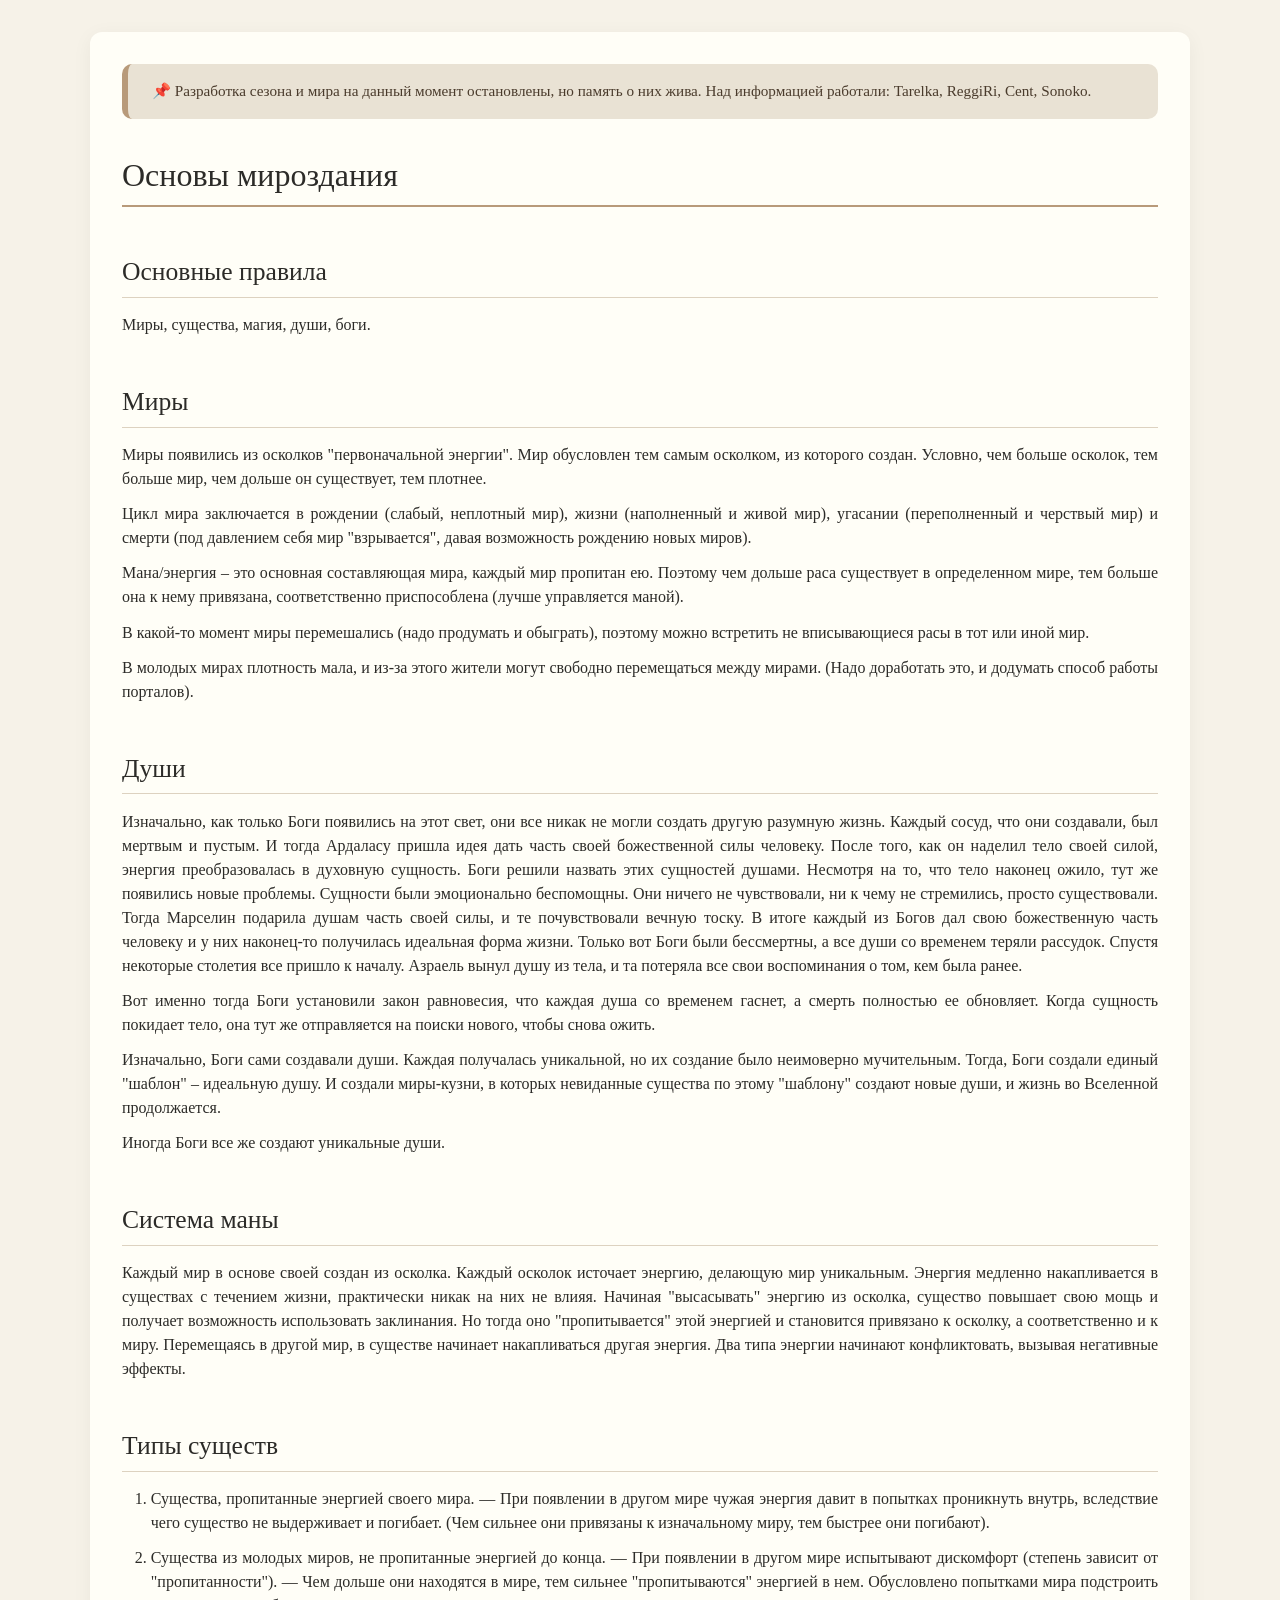
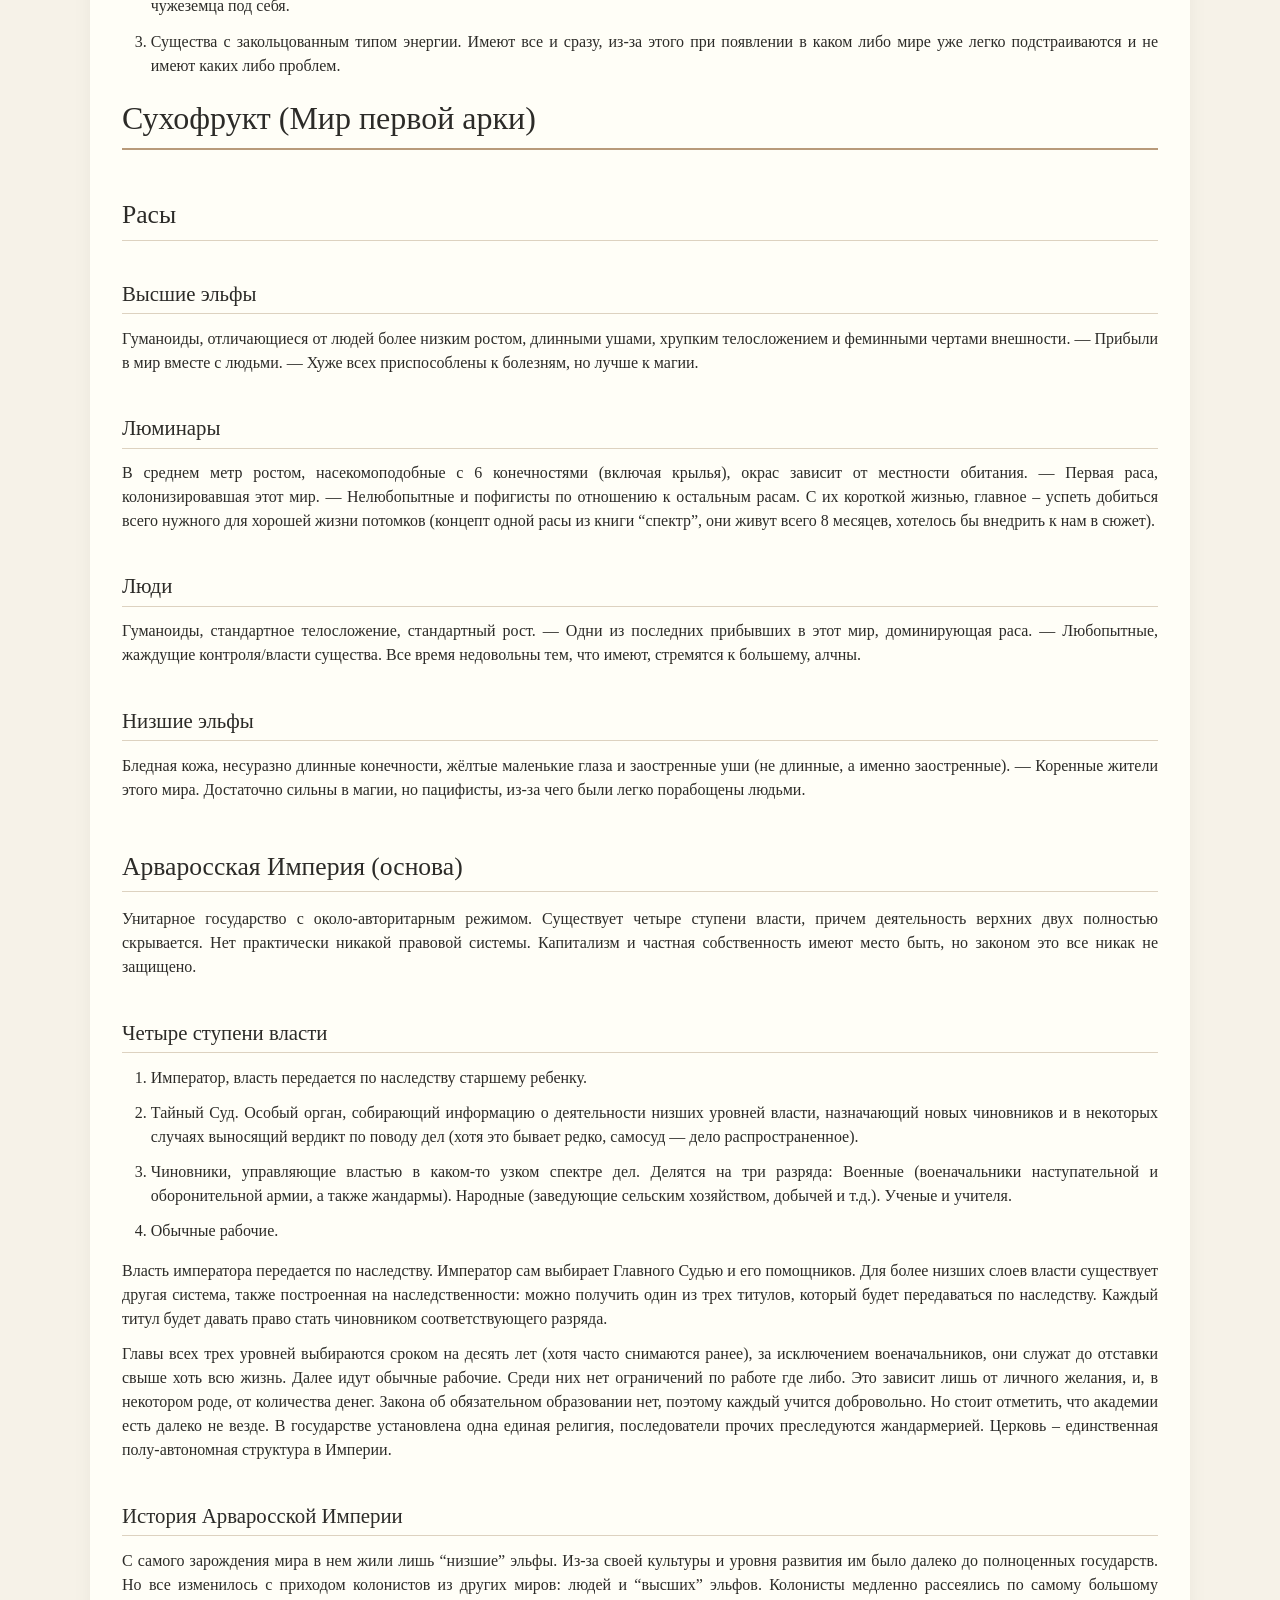
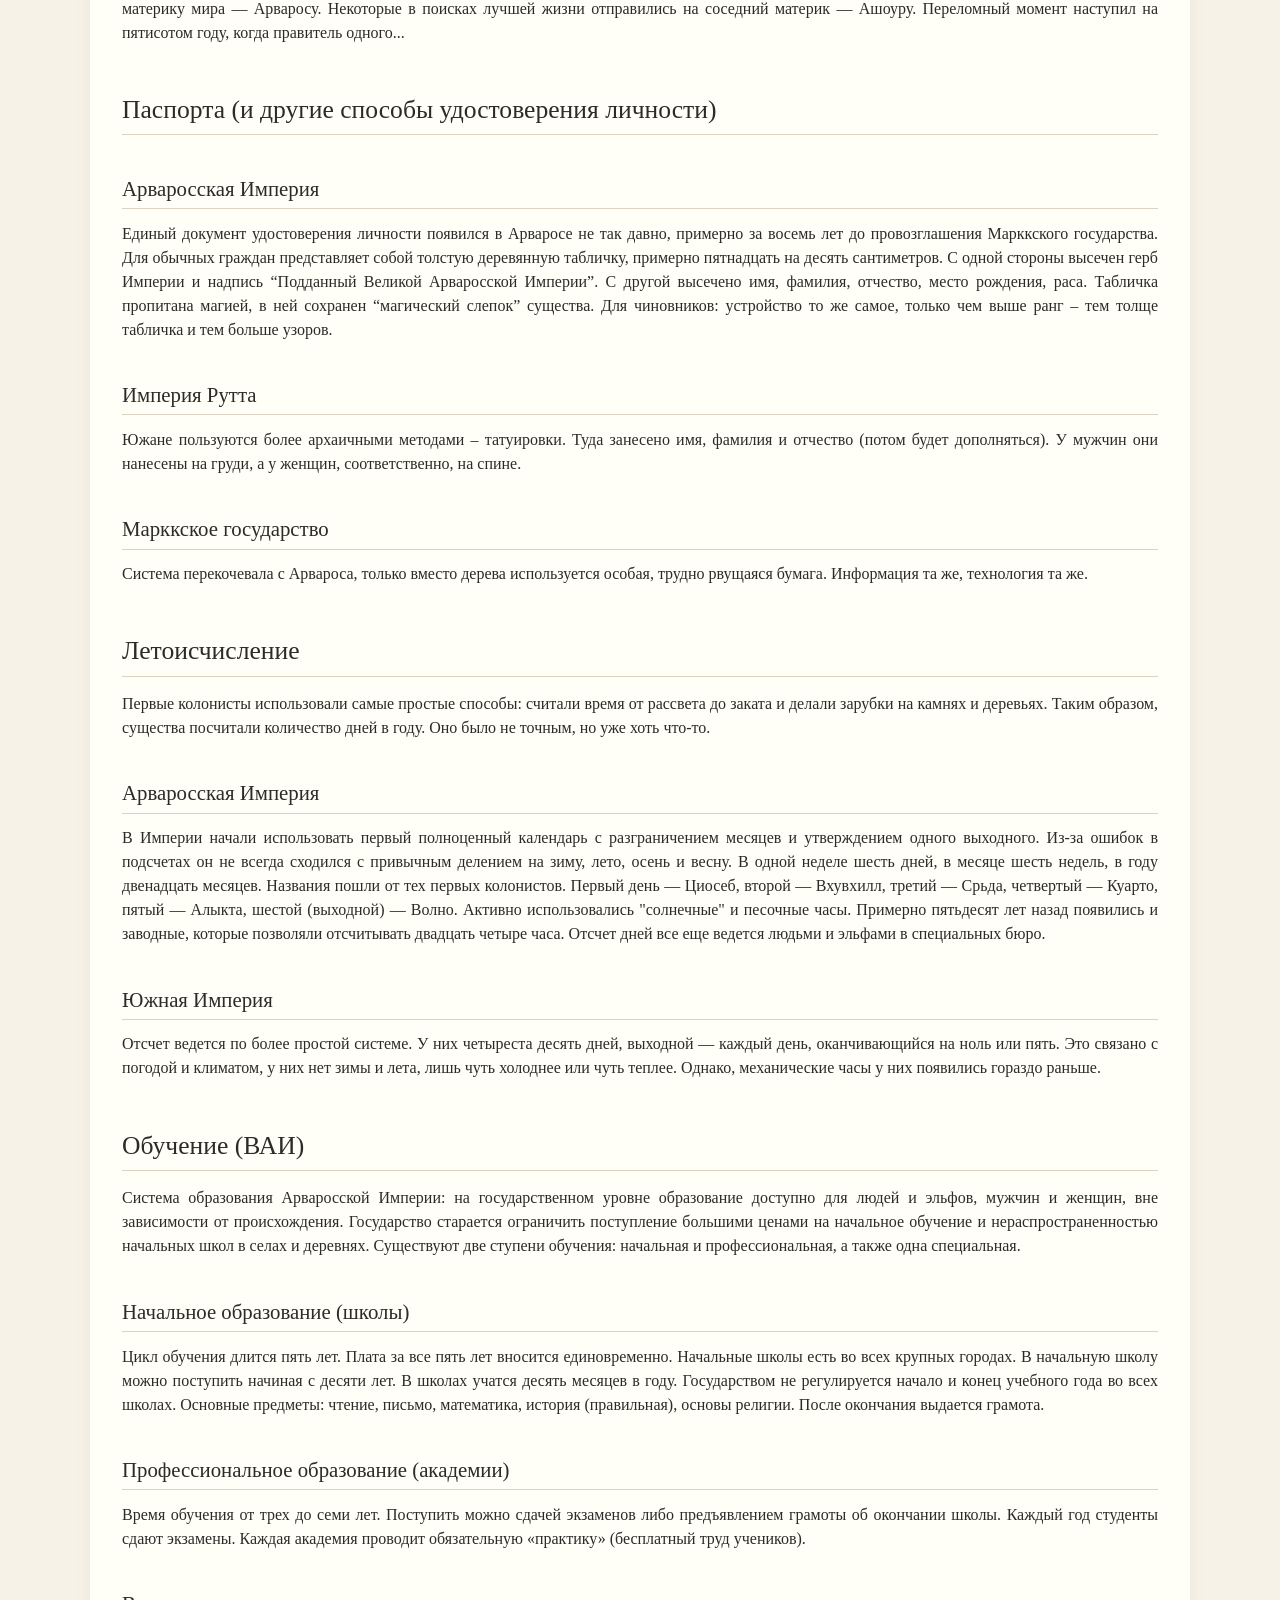
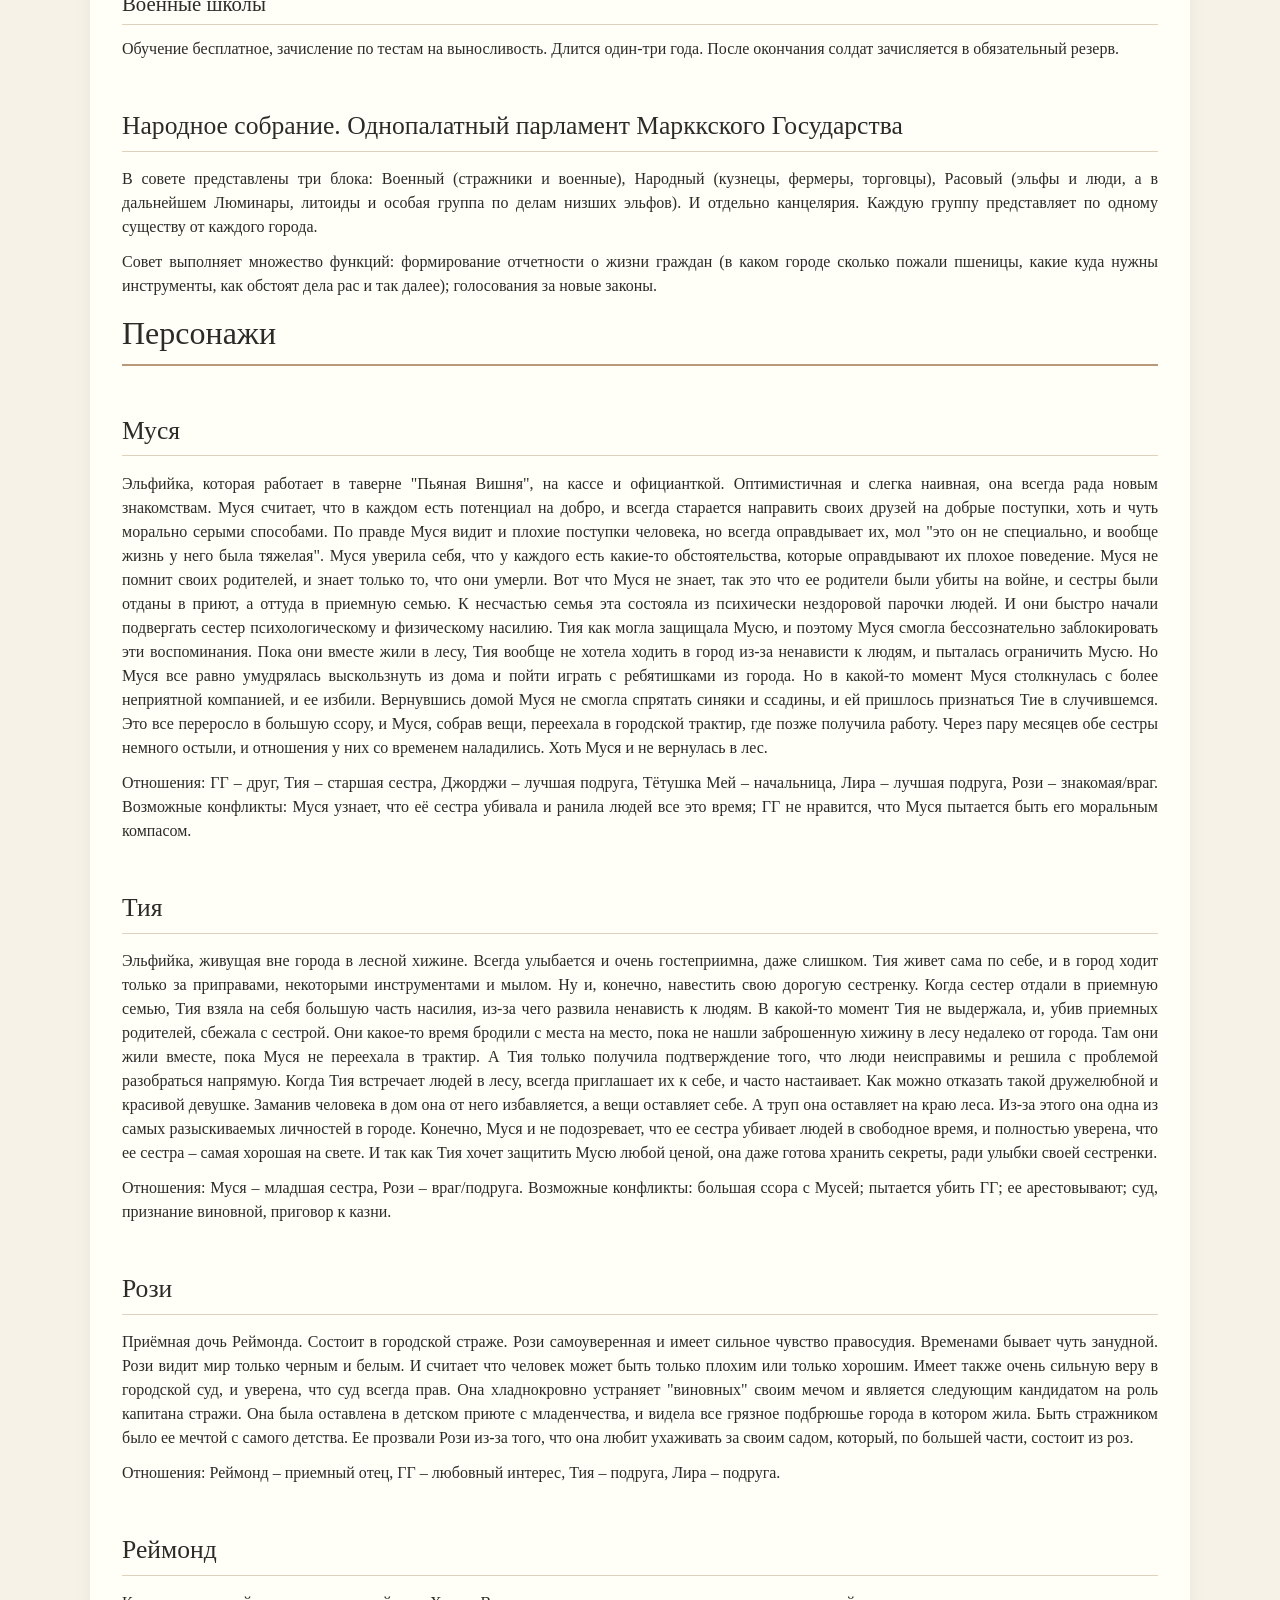
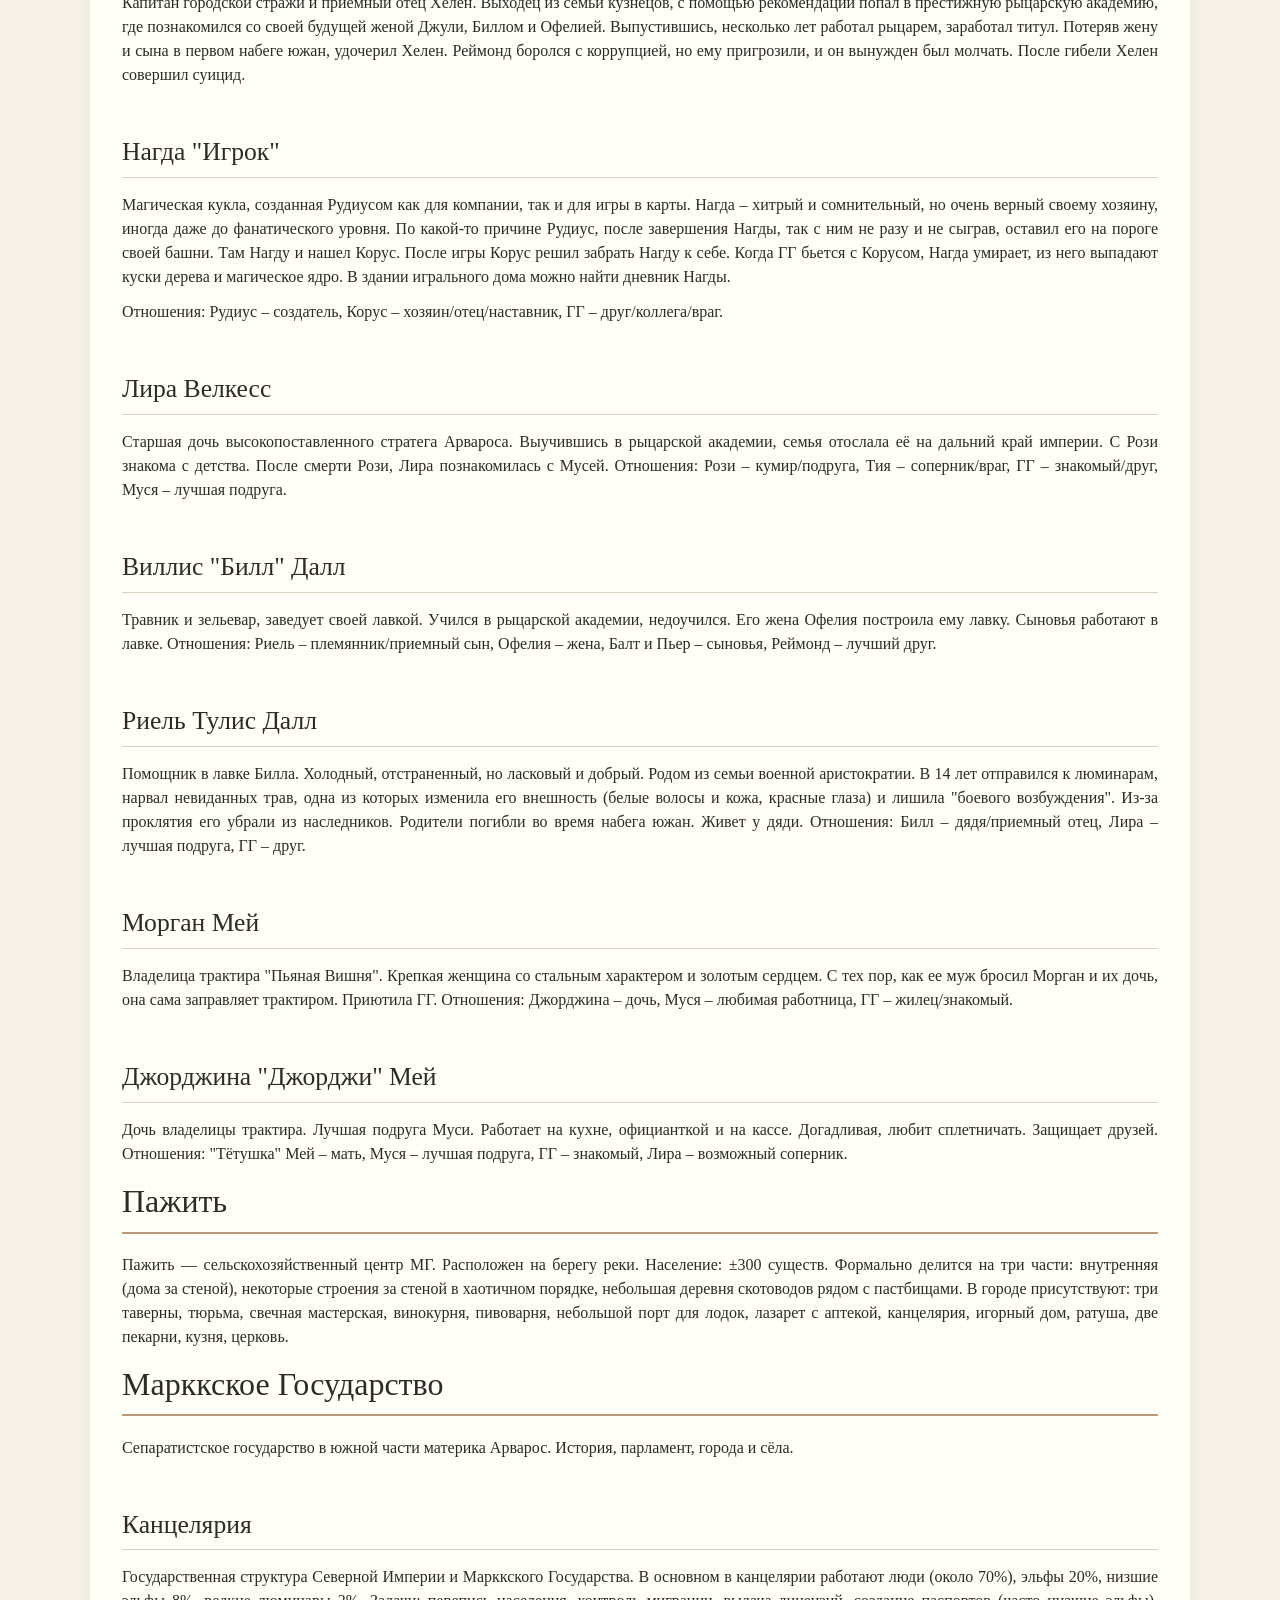
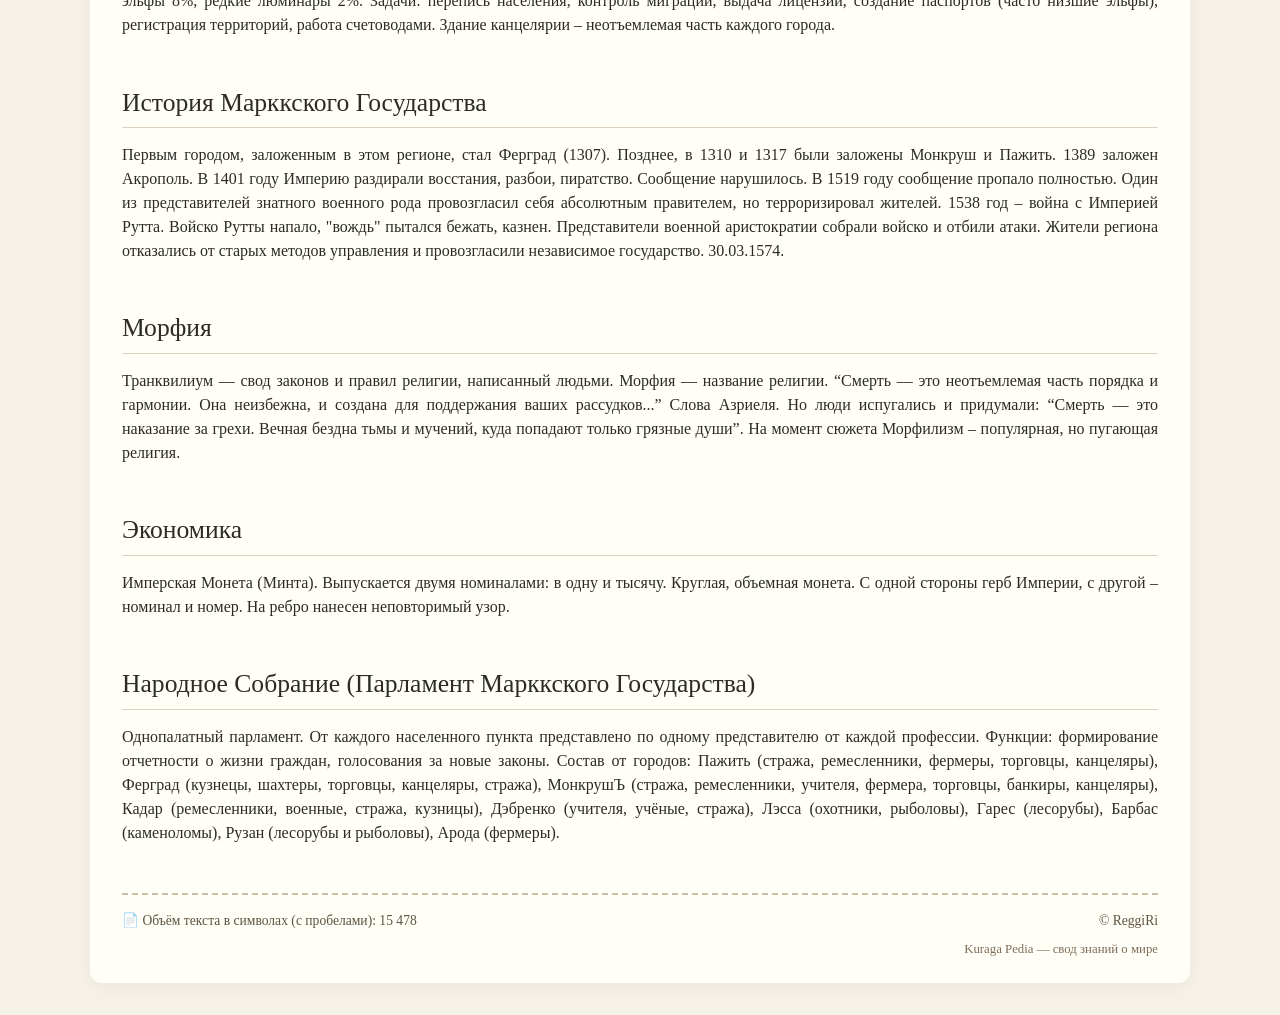
<file: index.html>
<!DOCTYPE html>
<html lang="ru">
<head>
    <meta charset="UTF-8">
    <meta name="viewport" content="width=device-width, initial-scale=1.0">
    <title>Kuraga Pedia — Мир и государства</title>
    <style>
        * {
            margin: 0;
            padding: 0;
            box-sizing: border-box;
        }
        body {
            background-color: #f6f2e8;
            font-family: 'Georgia', 'Times New Roman', Times, serif;
            color: #2c2b28;
            padding: 2rem 1rem;
            line-height: 1.5;
        }
        .container {
            max-width: 1100px;
            margin: 0 auto;
            background: #fffef7;
            box-shadow: 0 4px 20px rgba(0,0,0,0.05);
            border-radius: 12px;
            padding: 2rem 2rem 1.5rem;
        }
        .note-placeholder {
            background: #e9e2d4;
            border-left: 6px solid #b89a7a;
            padding: 1rem 1.5rem;
            margin-bottom: 2rem;
            border-radius: 10px;
            font-style: normal;
            color: #4a3b2c;
            font-size: 0.95rem;
        }
        h1, h2, h3 {
            font-weight: normal;
            margin-top: 1.8em;
            margin-bottom: 0.6em;
            border-bottom: 1px solid #ddd2c0;
            padding-bottom: 0.2em;
        }
        h1 {
            font-size: 2rem;
            margin-top: 0.5rem;
            border-bottom: 2px solid #b89a7a;
        }
        h2 {
            font-size: 1.6rem;
        }
        h3 {
            font-size: 1.3rem;
        }
        p, li {
            margin-bottom: 0.7rem;
            text-align: justify;
        }
        ul, ol {
            margin: 0.5rem 0 1rem 1.8rem;
        }
        hr {
            margin: 2rem 0;
            border: none;
            height: 1px;
            background: #ddd2c0;
        }
        .stats-block {
            margin-top: 3rem;
            padding-top: 1rem;
            border-top: 2px dashed #cbbca4;
            display: flex;
            justify-content: space-between;
            font-size: 0.85rem;
            color: #5e5340;
            flex-wrap: wrap;
        }
        footer {
            text-align: right;
            font-size: 0.8rem;
            margin-top: 0.5rem;
            color: #7f6e58;
        }
        blockquote {
            background: #faf6ef;
            border-left: 4px solid #b89a7a;
            padding: 0.5rem 1rem;
            margin: 1rem 0;
            font-style: italic;
        }
        .race-list, .power-list {
            list-style-type: square;
        }
        .small-note {
            font-size: 0.85rem;
            background: #fef7e8;
            padding: 0.2rem 0.5rem;
            border-radius: 6px;
        }
        a {
            color: #6b4e2e;
            text-decoration: none;
        }
        @media (max-width: 700px) {
            .container {
                padding: 1rem;
            }
            body {
                padding: 1rem 0.5rem;
            }
        }
    </style>
</head>
<body>
<div class="container">
    <div class="note-placeholder">
        📌 Разработка сезона и мира на данный момент остановлены, но память о них жива. Над информацией работали: Tarelka, ReggiRi, Cent, Sonoko.
    </div>

    <h1>Основы мироздания</h1>
    <h2>Основные правила</h2>
    <p>Миры, существа, магия, души, боги.</p>

    <h2>Миры</h2>
    <p>Миры появились из осколков "первоначальной энергии". Мир обусловлен тем самым осколком, из которого создан. Условно, чем больше осколок, тем больше мир, чем дольше он существует, тем плотнее.</p>
    <p>Цикл мира заключается в рождении (слабый, неплотный мир), жизни (наполненный и живой мир), угасании (переполненный и черствый мир) и смерти (под давлением себя мир "взрывается", давая возможность рождению новых миров).</p>
    <p>Мана/энергия – это основная составляющая мира, каждый мир пропитан ею. Поэтому чем дольше раса существует в определенном мире, тем больше она к нему привязана, соответственно приспособлена (лучше управляется маной).</p>
    <p>В какой-то момент миры перемешались (надо продумать и обыграть), поэтому можно встретить не вписывающиеся расы в тот или иной мир.</p>
    <p>В молодых мирах плотность мала, и из-за этого жители могут свободно перемещаться между мирами. (Надо доработать это, и додумать способ работы порталов).</p>

    <h2>Души</h2>
    <p>Изначально, как только Боги появились на этот свет, они все никак не могли создать другую разумную жизнь. Каждый сосуд, что они создавали, был мертвым и пустым. И тогда Ардаласу пришла идея дать часть своей божественной силы человеку. После того, как он наделил тело своей силой, энергия преобразовалась в духовную сущность. Боги решили назвать этих сущностей душами. Несмотря на то, что тело наконец ожило, тут же появились новые проблемы. Сущности были эмоционально беспомощны. Они ничего не чувствовали, ни к чему не стремились, просто существовали. Тогда Марселин подарила душам часть своей силы, и те почувствовали вечную тоску. В итоге каждый из Богов дал свою божественную часть человеку и у них наконец-то получилась идеальная форма жизни. Только вот Боги были бессмертны, а все души со временем теряли рассудок. Спустя некоторые столетия все пришло к началу. Азраель вынул душу из тела, и та потеряла все свои воспоминания о том, кем была ранее.</p>
    <p>Вот именно тогда Боги установили закон равновесия, что каждая душа со временем гаснет, а смерть полностью ее обновляет. Когда сущность покидает тело, она тут же отправляется на поиски нового, чтобы снова ожить.</p>
    <p>Изначально, Боги сами создавали души. Каждая получалась уникальной, но их создание было неимоверно мучительным. Тогда, Боги создали единый "шаблон" – идеальную душу. И создали миры-кузни, в которых невиданные существа по этому "шаблону" создают новые души, и жизнь во Вселенной продолжается.</p>
    <p>Иногда Боги все же создают уникальные души.</p>

    <h2>Система маны</h2>
    <p>Каждый мир в основе своей создан из осколка. Каждый осколок источает энергию, делающую мир уникальным. Энергия медленно накапливается в существах с течением жизни, практически никак на них не влияя. Начиная "высасывать" энергию из осколка, существо повышает свою мощь и получает возможность использовать заклинания. Но тогда оно "пропитывается" этой энергией и становится привязано к осколку, а соответственно и к миру. Перемещаясь в другой мир, в существе начинает накапливаться другая энергия. Два типа энергии начинают конфликтовать, вызывая негативные эффекты.</p>

    <h2>Типы существ</h2>
    <ol>
        <li>Существа, пропитанные энергией своего мира. — При появлении в другом мире чужая энергия давит в попытках проникнуть внутрь, вследствие чего существо не выдерживает и погибает. (Чем сильнее они привязаны к изначальному миру, тем быстрее они погибают).</li>
        <li>Существа из молодых миров, не пропитанные энергией до конца. — При появлении в другом мире испытывают дискомфорт (степень зависит от "пропитанности"). — Чем дольше они находятся в мире, тем сильнее "пропитываются" энергией в нем. Обусловлено попытками мира подстроить чужеземца под себя.</li>
        <li>Существа с закольцованным типом энергии. Имеют все и сразу, из-за этого при появлении в каком либо мире уже легко подстраиваются и не имеют каких либо проблем.</li>
    </ol>

    <h1>Сухофрукт (Мир первой арки)</h1>
    <h2>Расы</h2>
    <h3>Высшие эльфы</h3>
    <p>Гуманоиды, отличающиеся от людей более низким ростом, длинными ушами, хрупким телосложением и феминными чертами внешности. — Прибыли в мир вместе с людьми. — Хуже всех приспособлены к болезням, но лучше к магии.</p>
    <h3>Люминары</h3>
    <p>В среднем метр ростом, насекомоподобные с 6 конечностями (включая крылья), окрас зависит от местности обитания. — Первая раса, колонизировавшая этот мир. — Нелюбопытные и пофигисты по отношению к остальным расам. С их короткой жизнью, главное – успеть добиться всего нужного для хорошей жизни потомков (концепт одной расы из книги “спектр”, они живут всего 8 месяцев, хотелось бы внедрить к нам в сюжет).</p>
    <h3>Люди</h3>
    <p>Гуманоиды, стандартное телосложение, стандартный рост. — Одни из последних прибывших в этот мир, доминирующая раса. — Любопытные, жаждущие контроля/власти существа. Все время недовольны тем, что имеют, стремятся к большему, алчны.</p>
    <h3>Низшие эльфы</h3>
    <p>Бледная кожа, несуразно длинные конечности, жёлтые маленькие глаза и заостренные уши (не длинные, а именно заостренные). — Коренные жители этого мира. Достаточно сильны в магии, но пацифисты, из-за чего были легко порабощены людьми.</p>

    <h2>Арваросская Империя (основа)</h2>
    <p>Унитарное государство с около-авторитарным режимом. Существует четыре ступени власти, причем деятельность верхних двух полностью скрывается. Нет практически никакой правовой системы. Капитализм и частная собственность имеют место быть, но законом это все никак не защищено.</p>
    <h3>Четыре ступени власти</h3>
    <ol>
        <li>Император, власть передается по наследству старшему ребенку.</li>
        <li>Тайный Суд. Особый орган, собирающий информацию о деятельности низших уровней власти, назначающий новых чиновников и в некоторых случаях выносящий вердикт по поводу дел (хотя это бывает редко, самосуд — дело распространенное).</li>
        <li>Чиновники, управляющие властью в каком-то узком спектре дел. Делятся на три разряда: Военные (военачальники наступательной и оборонительной армии, а также жандармы). Народные (заведующие сельским хозяйством, добычей и т.д.). Ученые и учителя.</li>
        <li>Обычные рабочие.</li>
    </ol>
    <p>Власть императора передается по наследству. Император сам выбирает Главного Судью и его помощников. Для более низших слоев власти существует другая система, также построенная на наследственности: можно получить один из трех титулов, который будет передаваться по наследству. Каждый титул будет давать право стать чиновником соответствующего разряда.</p>
    <p>Главы всех трех уровней выбираются сроком на десять лет (хотя часто снимаются ранее), за исключением военачальников, они служат до отставки свыше хоть всю жизнь. Далее идут обычные рабочие. Среди них нет ограничений по работе где либо. Это зависит лишь от личного желания, и, в некотором роде, от количества денег. Закона об обязательном образовании нет, поэтому каждый учится добровольно. Но стоит отметить, что академии есть далеко не везде. В государстве установлена одна единая религия, последователи прочих преследуются жандармерией. Церковь – единственная полу-автономная структура в Империи.</p>

    <h3>История Арваросской Империи</h3>
    <p>С самого зарождения мира в нем жили лишь “низшие” эльфы. Из-за своей культуры и уровня развития им было далеко до полноценных государств. Но все изменилось с приходом колонистов из других миров: людей и “высших” эльфов. Колонисты медленно рассеялись по самому большому материку мира — Арваросу. Некоторые в поисках лучшей жизни отправились на соседний материк — Ашоуру. Переломный момент наступил на пятисотом году, когда правитель одного...</p>

    <h2>Паспорта (и другие способы удостоверения личности)</h2>
    <h3>Арваросская Империя</h3>
    <p>Единый документ удостоверения личности появился в Арваросе не так давно, примерно за восемь лет до провозглашения Марккского государства. Для обычных граждан представляет собой толстую деревянную табличку, примерно пятнадцать на десять сантиметров. С одной стороны высечен герб Империи и надпись “Подданный Великой Арваросской Империи”. С другой высечено имя, фамилия, отчество, место рождения, раса. Табличка пропитана магией, в ней сохранен “магический слепок” существа. Для чиновников: устройство то же самое, только чем выше ранг – тем толще табличка и тем больше узоров.</p>
    <h3>Империя Рутта</h3>
    <p>Южане пользуются более архаичными методами – татуировки. Туда занесено имя, фамилия и отчество (потом будет дополняться). У мужчин они нанесены на груди, а у женщин, соответственно, на спине.</p>
    <h3>Марккское государство</h3>
    <p>Система перекочевала с Арвароса, только вместо дерева используется особая, трудно рвущаяся бумага. Информация та же, технология та же.</p>

    <h2>Летоисчисление</h2>
    <p>Первые колонисты использовали самые простые способы: считали время от рассвета до заката и делали зарубки на камнях и деревьях. Таким образом, существа посчитали количество дней в году. Оно было не точным, но уже хоть что-то.</p>
    <h3>Арваросская Империя</h3>
    <p>В Империи начали использовать первый полноценный календарь с разграничением месяцев и утверждением одного выходного. Из-за ошибок в подсчетах он не всегда сходился с привычным делением на зиму, лето, осень и весну. В одной неделе шесть дней, в месяце шесть недель, в году двенадцать месяцев. Названия пошли от тех первых колонистов. Первый день — Циосеб, второй — Вхувхилл, третий — Срьда, четвертый — Куарто, пятый — Алыкта, шестой (выходной) — Волно. Активно использовались "солнечные" и песочные часы. Примерно пятьдесят лет назад появились и заводные, которые позволяли отсчитывать двадцать четыре часа. Отсчет дней все еще ведется людьми и эльфами в специальных бюро.</p>
    <h3>Южная Империя</h3>
    <p>Отсчет ведется по более простой системе. У них четыреста десять дней, выходной — каждый день, оканчивающийся на ноль или пять. Это связано с погодой и климатом, у них нет зимы и лета, лишь чуть холоднее или чуть теплее. Однако, механические часы у них появились гораздо раньше.</p>

    <h2>Обучение (ВАИ)</h2>
    <p>Система образования Арваросской Империи: на государственном уровне образование доступно для людей и эльфов, мужчин и женщин, вне зависимости от происхождения. Государство старается ограничить поступление большими ценами на начальное обучение и нераспространенностью начальных школ в селах и деревнях. Существуют две ступени обучения: начальная и профессиональная, а также одна специальная.</p>
    <h3>Начальное образование (школы)</h3>
    <p>Цикл обучения длится пять лет. Плата за все пять лет вносится единовременно. Начальные школы есть во всех крупных городах. В начальную школу можно поступить начиная с десяти лет. В школах учатся десять месяцев в году. Государством не регулируется начало и конец учебного года во всех школах. Основные предметы: чтение, письмо, математика, история (правильная), основы религии. После окончания выдается грамота.</p>
    <h3>Профессиональное образование (академии)</h3>
    <p>Время обучения от трех до семи лет. Поступить можно сдачей экзаменов либо предъявлением грамоты об окончании школы. Каждый год студенты сдают экзамены. Каждая академия проводит обязательную «практику» (бесплатный труд учеников).</p>
    <h3>Военные школы</h3>
    <p>Обучение бесплатное, зачисление по тестам на выносливость. Длится один-три года. После окончания солдат зачисляется в обязательный резерв.</p>

    <h2>Народное собрание. Однопалатный парламент Марккского Государства</h2>
    <p>В совете представлены три блока: Военный (стражники и военные), Народный (кузнецы, фермеры, торговцы), Расовый (эльфы и люди, а в дальнейшем Люминары, литоиды и особая группа по делам низших эльфов). И отдельно канцелярия. Каждую группу представляет по одному существу от каждого города.</p>
    <p>Совет выполняет множество функций: формирование отчетности о жизни граждан (в каком городе сколько пожали пшеницы, какие куда нужны инструменты, как обстоят дела рас и так далее); голосования за новые законы.</p>

    <h1>Персонажи</h1>
    <h2>Муся</h2>
    <p>Эльфийка, которая работает в таверне "Пьяная Вишня", на кассе и официанткой. Оптимистичная и слегка наивная, она всегда рада новым знакомствам. Муся считает, что в каждом есть потенциал на добро, и всегда старается направить своих друзей на добрые поступки, хоть и чуть морально серыми способами. По правде Муся видит и плохие поступки человека, но всегда оправдывает их, мол "это он не специально, и вообще жизнь у него была тяжелая". Муся уверила себя, что у каждого есть какие-то обстоятельства, которые оправдывают их плохое поведение. Муся не помнит своих родителей, и знает только то, что они умерли. Вот что Муся не знает, так это что ее родители были убиты на войне, и сестры были отданы в приют, а оттуда в приемную семью. К несчастью семья эта состояла из психически нездоровой парочки людей. И они быстро начали подвергать сестер психологическому и физическому насилию. Тия как могла защищала Мусю, и поэтому Муся смогла бессознательно заблокировать эти воспоминания. Пока они вместе жили в лесу, Тия вообще не хотела ходить в город из-за ненависти к людям, и пыталась ограничить Мусю. Но Муся все равно умудрялась выскользнуть из дома и пойти играть с ребятишками из города. Но в какой-то момент Муся столкнулась с более неприятной компанией, и ее избили. Вернувшись домой Муся не смогла спрятать синяки и ссадины, и ей пришлось признаться Тие в случившемся. Это все переросло в большую ссору, и Муся, собрав вещи, переехала в городской трактир, где позже получила работу. Через пару месяцев обе сестры немного остыли, и отношения у них со временем наладились. Хоть Муся и не вернулась в лес.</p>
    <p>Отношения: ГГ – друг, Тия – старшая сестра, Джорджи – лучшая подруга, Тётушка Мей – начальница, Лира – лучшая подруга, Рози – знакомая/враг. Возможные конфликты: Муся узнает, что её сестра убивала и ранила людей все это время; ГГ не нравится, что Муся пытается быть его моральным компасом.</p>

    <h2>Тия</h2>
    <p>Эльфийка, живущая вне города в лесной хижине. Всегда улыбается и очень гостеприимна, даже слишком. Тия живет сама по себе, и в город ходит только за приправами, некоторыми инструментами и мылом. Ну и, конечно, навестить свою дорогую сестренку. Когда сестер отдали в приемную семью, Тия взяла на себя большую часть насилия, из-за чего развила ненависть к людям. В какой-то момент Тия не выдержала, и, убив приемных родителей, сбежала с сестрой. Они какое-то время бродили с места на место, пока не нашли заброшенную хижину в лесу недалеко от города. Там они жили вместе, пока Муся не переехала в трактир. А Тия только получила подтверждение того, что люди неисправимы и решила с проблемой разобраться напрямую. Когда Тия встречает людей в лесу, всегда приглашает их к себе, и часто настаивает. Как можно отказать такой дружелюбной и красивой девушке. Заманив человека в дом она от него избавляется, а вещи оставляет себе. А труп она оставляет на краю леса. Из-за этого она одна из самых разыскиваемых личностей в городе. Конечно, Муся и не подозревает, что ее сестра убивает людей в свободное время, и полностью уверена, что ее сестра – самая хорошая на свете. И так как Тия хочет защитить Мусю любой ценой, она даже готова хранить секреты, ради улыбки своей сестренки.</p>
    <p>Отношения: Муся – младшая сестра, Рози – враг/подруга. Возможные конфликты: большая ссора с Мусей; пытается убить ГГ; ее арестовывают; суд, признание виновной, приговор к казни.</p>

    <h2>Рози</h2>
    <p>Приёмная дочь Реймонда. Состоит в городской страже. Рози самоуверенная и имеет сильное чувство правосудия. Временами бывает чуть занудной. Рози видит мир только черным и белым. И считает что человек может быть только плохим или только хорошим. Имеет также очень сильную веру в городской суд, и уверена, что суд всегда прав. Она хладнокровно устраняет "виновных" своим мечом и является следующим кандидатом на роль капитана стражи. Она была оставлена в детском приюте с младенчества, и видела все грязное подбрюшье города в котором жила. Быть стражником было ее мечтой с самого детства. Ее прозвали Рози из-за того, что она любит ухаживать за своим садом, который, по большей части, состоит из роз.</p>
    <p>Отношения: Реймонд – приемный отец, ГГ – любовный интерес, Тия – подруга, Лира – подруга.</p>

    <h2>Реймонд</h2>
    <p>Капитан городской стражи и приемный отец Хелен. Выходец из семьи кузнецов, с помощью рекомендаций попал в престижную рыцарскую академию, где познакомился со своей будущей женой Джули, Биллом и Офелией. Выпустившись, несколько лет работал рыцарем, заработал титул. Потеряв жену и сына в первом набеге южан, удочерил Хелен. Реймонд боролся с коррупцией, но ему пригрозили, и он вынужден был молчать. После гибели Хелен совершил суицид.</p>

    <h2>Нагда "Игрок"</h2>
    <p>Магическая кукла, созданная Рудиусом как для компании, так и для игры в карты. Нагда – хитрый и сомнительный, но очень верный своему хозяину, иногда даже до фанатического уровня. По какой-то причине Рудиус, после завершения Нагды, так с ним не разу и не сыграв, оставил его на пороге своей башни. Там Нагду и нашел Корус. После игры Корус решил забрать Нагду к себе. Когда ГГ бьется с Корусом, Нагда умирает, из него выпадают куски дерева и магическое ядро. В здании игрального дома можно найти дневник Нагды.</p>
    <p>Отношения: Рудиус – создатель, Корус – хозяин/отец/наставник, ГГ – друг/коллега/враг.</p>

    <h2>Лира Велкесс</h2>
    <p>Старшая дочь высокопоставленного стратега Арвароса. Выучившись в рыцарской академии, семья отослала её на дальний край империи. С Рози знакома с детства. После смерти Рози, Лира познакомилась с Мусей. Отношения: Рози – кумир/подруга, Тия – соперник/враг, ГГ – знакомый/друг, Муся – лучшая подруга.</p>

    <h2>Виллис "Билл" Далл</h2>
    <p>Травник и зельевар, заведует своей лавкой. Учился в рыцарской академии, недоучился. Его жена Офелия построила ему лавку. Сыновья работают в лавке. Отношения: Риель – племянник/приемный сын, Офелия – жена, Балт и Пьер – сыновья, Реймонд – лучший друг.</p>

    <h2>Риель Тулис Далл</h2>
    <p>Помощник в лавке Билла. Холодный, отстраненный, но ласковый и добрый. Родом из семьи военной аристократии. В 14 лет отправился к люминарам, нарвал невиданных трав, одна из которых изменила его внешность (белые волосы и кожа, красные глаза) и лишила "боевого возбуждения". Из-за проклятия его убрали из наследников. Родители погибли во время набега южан. Живет у дяди. Отношения: Билл – дядя/приемный отец, Лира – лучшая подруга, ГГ – друг.</p>

    <h2>Морган Мей</h2>
    <p>Владелица трактира "Пьяная Вишня". Крепкая женщина со стальным характером и золотым сердцем. С тех пор, как ее муж бросил Морган и их дочь, она сама заправляет трактиром. Приютила ГГ. Отношения: Джорджина – дочь, Муся – любимая работница, ГГ – жилец/знакомый.</p>

    <h2>Джорджина "Джорджи" Мей</h2>
    <p>Дочь владелицы трактира. Лучшая подруга Муси. Работает на кухне, официанткой и на кассе. Догадливая, любит сплетничать. Защищает друзей. Отношения: "Тётушка" Мей – мать, Муся – лучшая подруга, ГГ – знакомый, Лира – возможный соперник.</p>

    <h1>Пажить</h1>
    <p>Пажить — сельскохозяйственный центр МГ. Расположен на берегу реки. Население: ±300 существ. Формально делится на три части: внутренняя (дома за стеной), некоторые строения за стеной в хаотичном порядке, небольшая деревня скотоводов рядом с пастбищами. В городе присутствуют: три таверны, тюрьма, свечная мастерская, винокурня, пивоварня, небольшой порт для лодок, лазарет с аптекой, канцелярия, игорный дом, ратуша, две пекарни, кузня, церковь.</p>

    <h1>Марккское Государство</h1>
    <p>Сепаратистское государство в южной части материка Арварос. История, парламент, города и сёла.</p>
    <h2>Канцелярия</h2>
    <p>Государственная структура Северной Империи и Марккского Государства. В основном в канцелярии работают люди (около 70%), эльфы 20%, низшие эльфы 8%, редкие люминары 2%. Задачи: перепись населения, контроль миграции, выдача лицензий, создание паспортов (часто низшие эльфы), регистрация территорий, работа счетоводами. Здание канцелярии – неотъемлемая часть каждого города.</p>

    <h2>История Марккского Государства</h2>
    <p>Первым городом, заложенным в этом регионе, стал Ферград (1307). Позднее, в 1310 и 1317 были заложены Монкруш и Пажить. 1389 заложен Акрополь. В 1401 году Империю раздирали восстания, разбои, пиратство. Сообщение нарушилось. В 1519 году сообщение пропало полностью. Один из представителей знатного военного рода провозгласил себя абсолютным правителем, но терроризировал жителей. 1538 год – война с Империей Рутта. Войско Рутты напало, "вождь" пытался бежать, казнен. Представители военной аристократии собрали войско и отбили атаки. Жители региона отказались от старых методов управления и провозгласили независимое государство. 30.03.1574.</p>

    <h2>Морфия</h2>
    <p>Транквилиум — свод законов и правил религии, написанный людьми. Морфия — название религии. “Смерть — это неотъемлемая часть порядка и гармонии. Она неизбежна, и создана для поддержания ваших рассудков...” Слова Азриеля. Но люди испугались и придумали: “Смерть — это наказание за грехи. Вечная бездна тьмы и мучений, куда попадают только грязные души”. На момент сюжета Морфилизм – популярная, но пугающая религия.</p>

    <h2>Экономика</h2>
    <p>Имперская Монета (Минта). Выпускается двумя номиналами: в одну и тысячу. Круглая, объемная монета. С одной стороны герб Империи, с другой – номинал и номер. На ребро нанесен неповторимый узор.</p>

    <h2>Народное Собрание (Парламент Марккского Государства)</h2>
    <p>Однопалатный парламент. От каждого населенного пункта представлено по одному представителю от каждой профессии. Функции: формирование отчетности о жизни граждан, голосования за новые законы. Состав от городов: Пажить (стража, ремесленники, фермеры, торговцы, канцеляры), Ферград (кузнецы, шахтеры, торговцы, канцеляры, стража), МонкрушЪ (стража, ремесленники, учителя, фермера, торговцы, банкиры, канцеляры), Кадар (ремесленники, военные, стража, кузницы), Дэбренко (учителя, учёные, стража), Лэсса (охотники, рыболовы), Гарес (лесорубы), Барбас (каменоломы), Рузан (лесорубы и рыболовы), Арода (фермеры).</p>

    <div class="stats-block">
        <span>📄 Объём текста в символах (с пробелами): 15 478</span>
        <span>© ReggiRi</span>
    </div>
    <footer>Kuraga Pedia — свод знаний о мире</footer>
</div>
</body>
</html>
</file>
